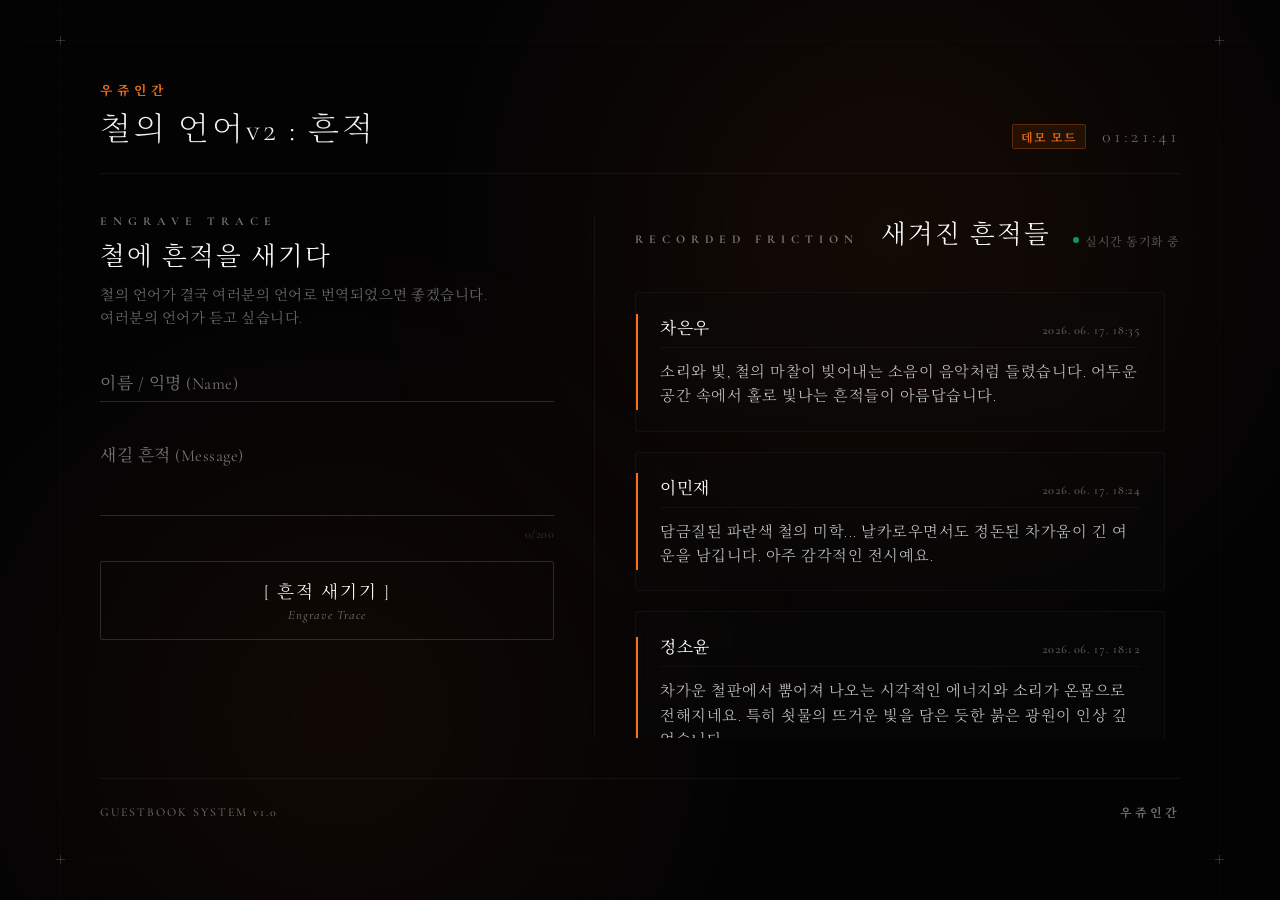
<file: index.html>
<!DOCTYPE html>
<html lang="ko">
<head>
    <meta charset="UTF-8">
    <meta name="viewport" content="width=device-width, initial-scale=1.0">
    <title>철의 언어v2 - 방명록</title>
    <!-- Premium Serif Fonts -->
    <link rel="preconnect" href="https://fonts.googleapis.com">
    <link rel="preconnect" href="https://fonts.gstatic.com" crossorigin>
    <link href="https://fonts.googleapis.com/css2?family=Cormorant+Garamond:ital,wght@0,300;0,400;0,600;0,700;1,400&family=Noto+Serif+KR:wght@200;300;400;700;900&display=swap" rel="stylesheet">
    <link rel="stylesheet" href="https://cdnjs.cloudflare.com/ajax/libs/font-awesome/6.4.0/css/all.min.css">
    <link rel="stylesheet" href="static/css/style.css">
</head>
<body class="vibe-ore">
    <!-- Ambient Molten Metal Glows (Color controlled via JS using body class) -->
    <div class="ambient-glow-container">
        <div class="ambient-glow glow-primary"></div>
        <div class="ambient-glow glow-secondary"></div>
    </div>

    <div class="gallery-wrapper">
        <!-- Fine Art Structural Grid Lines -->
        <div class="structure-line line-v-left"></div>
        <div class="structure-line line-v-right"></div>
        <div class="structure-line line-h-top"></div>
        <div class="structure-line line-h-bottom"></div>
        <div class="crosshair-marker marker-top-left"></div>
        <div class="crosshair-marker marker-top-right"></div>
        <div class="crosshair-marker marker-bottom-left"></div>
        <div class="crosshair-marker marker-bottom-right"></div>

        <!-- Header -->
        <header class="gallery-header">
            <div class="exhibition-title">
                <span class="exhibition-subtitle">우쥬인간</span>
                <h1>철의 언어v2 : 흔적</h1>
            </div>
            <div class="system-meta-top">
                <span id="demo-indicator" class="demo-badge hidden">데모 모드</span>
                <span class="exhibition-clock" id="live-clock">00:00:00</span>
            </div>
        </header>

        <!-- Main Workspace -->
        <main class="gallery-main">
            <div class="guestbook-container">
                
                <!-- Left: Interactive Form Panel -->
                <div class="form-panel">
                    <div class="panel-header">
                        <span class="panel-label">ENGRAVE TRACE</span>
                        <h2>철에 흔적을 새기다</h2>
                        <p class="poetic-desc">
                            철의 언어가 결국 여러분의 언어로 번역되었으면 좋겠습니다.<br>
                            여러분의 언어가 듣고 싶습니다.
                        </p>
                    </div>

                    <form id="guestbook-form" class="artistic-form">
                        <!-- Name Field -->
                        <div class="input-group">
                            <input type="text" id="name-input" name="name" required maxlength="15" autocomplete="off" placeholder=" ">
                            <label for="name-input">이름 / 익명 (Name)</label>
                            <span class="input-bar"></span>
                        </div>

                        <!-- Message Field -->
                        <div class="input-group">
                            <textarea id="message-input" name="message" required maxlength="200" rows="3" placeholder=" "></textarea>
                            <label for="message-input">새길 흔적 (Message)</label>
                            <span class="input-bar"></span>
                            <div class="char-count"><span id="char-current">0</span>/200</div>
                        </div>

                        <!-- Submit Button -->
                        <button type="submit" id="submit-btn" class="poetic-submit-btn">
                            <span class="btn-text">[ 흔적 새기기 ]</span>
                            <span class="btn-text-en">Engrave Trace</span>
                            <div class="btn-glow"></div>
                        </button>
                    </form>
                </div>

                <!-- Vertical Divider Line in the Grid -->
                <div class="grid-divider"></div>

                <!-- Right: Dynamic Feed Panel -->
                <div class="feed-panel">
                    <div class="panel-header feed-header">
                        <span class="panel-label">RECORDED FRICTION</span>
                        <h2>새겨진 흔적들</h2>
                        <span id="refresh-indicator" class="refresh-badge">실시간 동기화 중</span>
                    </div>

                    <!-- Scrollable message feed -->
                    <div id="messages-feed" class="messages-feed-container">
                        <div class="feed-loading">흔적을 불러오는 중...</div>
                    </div>
                </div>

            </div>
        </main>

        <!-- Footer -->
        <footer class="gallery-footer">
            <div class="system-meta">
                <span>GUESTBOOK SYSTEM v1.0</span>
            </div>
            <div class="curator-credit">
                <span>우쥬인간</span>
            </div>
        </footer>
    </div>

    <!-- Alert / Toast Message -->
    <div id="toast" class="toast hidden">
        <span id="toast-message">알림</span>
    </div>

    <script src="static/js/main.js"></script>
</body>
</html>
</file>
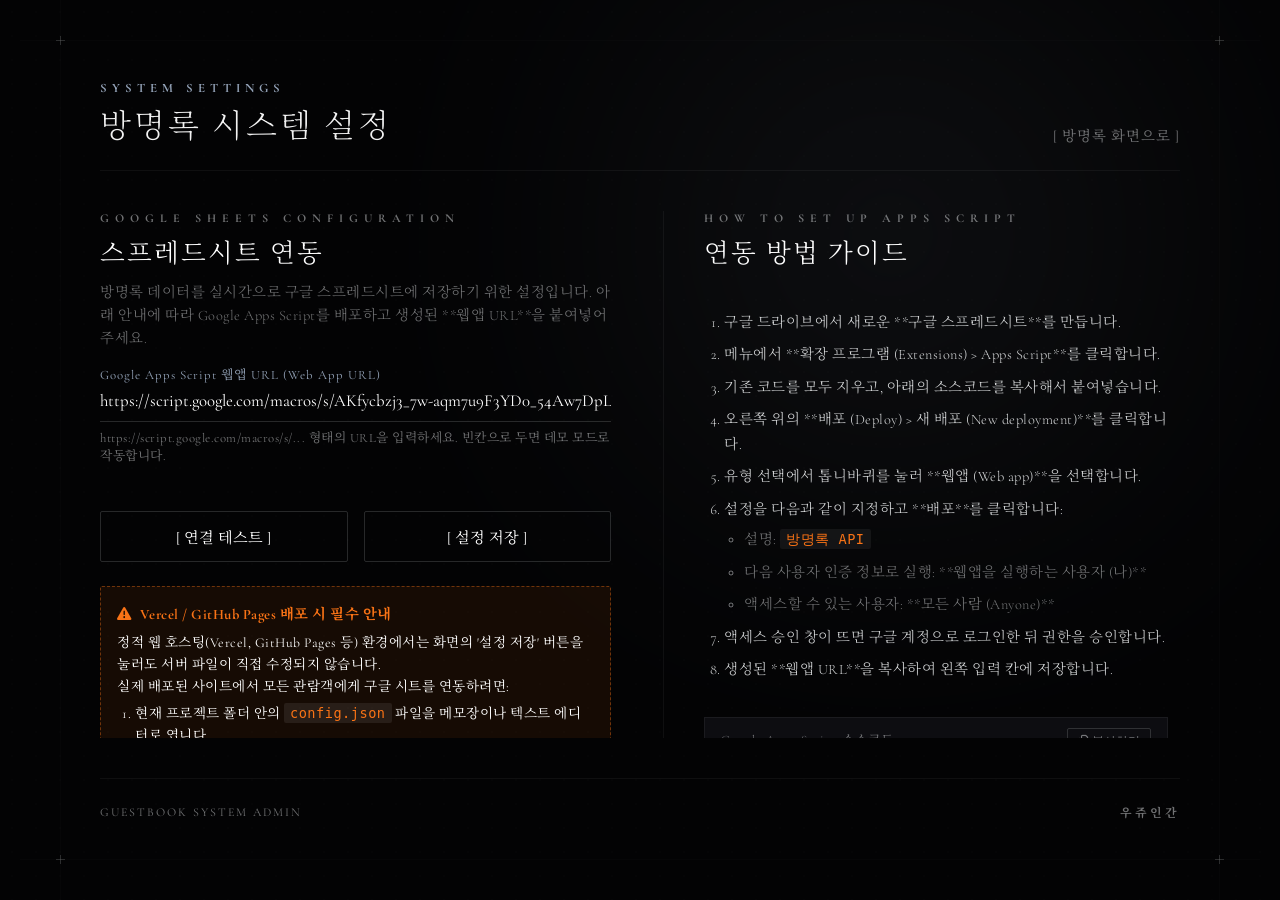
<file: admin.html>
<!DOCTYPE html>
<html lang="ko">
<head>
    <meta charset="UTF-8">
    <meta name="viewport" content="width=device-width, initial-scale=1.0">
    <title>방명록 시스템 - 관리자 설정</title>
    <!-- Premium Serif Fonts -->
    <link rel="preconnect" href="https://fonts.googleapis.com">
    <link rel="preconnect" href="https://fonts.gstatic.com" crossorigin>
    <link href="https://fonts.googleapis.com/css2?family=Cormorant+Garamond:ital,wght@0,300;0,400;0,600;0,700;1,400&family=Noto+Serif+KR:wght@200;300;400;700;900&display=swap" rel="stylesheet">
    <link rel="stylesheet" href="https://cdnjs.cloudflare.com/ajax/libs/font-awesome/6.4.0/css/all.min.css">
    <link rel="stylesheet" href="static/css/style.css">
    <style>
        .static-notice-box {
            background: rgba(249, 115, 22, 0.08);
            border: 1px dashed rgba(249, 115, 22, 0.4);
            padding: 16px;
            margin-top: 24px;
            border-radius: 2px;
            color: #ffffff;
            font-size: 0.85rem;
            line-height: 1.6;
        }
        .static-notice-title {
            color: #f97316;
            font-weight: 700;
            display: flex;
            align-items: center;
            gap: 8px;
            margin-bottom: 6px;
            font-size: 0.9rem;
        }
        .static-notice-box code {
            background: rgba(248, 250, 252, 0.08);
            padding: 2px 6px;
            border-radius: 2px;
            font-family: monospace;
            color: #f97316;
        }
    </style>
</head>
<body class="admin-page-body vibe-charcoal">
    <!-- Ambient Molten Metal Glow -->
    <div class="ambient-glow-container">
        <div class="ambient-glow glow-primary"></div>
    </div>

    <div class="gallery-wrapper">
        <!-- Fine Art Structural Grid Lines -->
        <div class="structure-line line-v-left"></div>
        <div class="structure-line line-v-right"></div>
        <div class="structure-line line-h-top"></div>
        <div class="structure-line line-h-bottom"></div>
        <div class="crosshair-marker marker-top-left"></div>
        <div class="crosshair-marker marker-top-right"></div>
        <div class="crosshair-marker marker-bottom-left"></div>
        <div class="crosshair-marker marker-bottom-right"></div>

        <!-- Header -->
        <header class="gallery-header">
            <div class="exhibition-title">
                <span class="exhibition-subtitle">SYSTEM SETTINGS</span>
                <h1>방명록 시스템 설정</h1>
            </div>
            <div>
                <a href="index.html" class="poetic-back-btn">[ 방명록 화면으로 ]</a>
            </div>
        </header>

        <!-- Main Workspace -->
        <main class="gallery-main">
            <div class="admin-container">
                <!-- Settings Form -->
                <div class="admin-settings-panel">
                    <div class="panel-header">
                        <span class="panel-label">GOOGLE SHEETS CONFIGURATION</span>
                        <h2>스프레드시트 연동</h2>
                        <p class="poetic-desc">
                            방명록 데이터를 실시간으로 구글 스프레드시트에 저장하기 위한 설정입니다. 
                            아래 안내에 따라 Google Apps Script를 배포하고 생성된 **웹앱 URL**을 붙여넣어 주세요.
                        </p>
                    </div>

                    <form id="config-form" class="artistic-form">
                        <div class="input-group">
                            <input type="url" id="sheet-url-input" name="sheet_api_url" autocomplete="off" placeholder=" ">
                            <label for="sheet-url-input">Google Apps Script 웹앱 URL (Web App URL)</label>
                            <span class="input-bar"></span>
                            <span class="input-help-text">https://script.google.com/macros/s/... 형태의 URL을 입력하세요. 빈칸으로 두면 데모 모드로 작동합니다.</span>
                        </div>

                        <div class="admin-actions">
                            <button type="button" id="test-connection-btn" class="poetic-btn secondary-btn">
                                <span>[ 연결 테스트 ]</span>
                            </button>
                            <button type="submit" id="save-config-btn" class="poetic-btn primary-btn">
                                <span>[ 설정 저장 ]</span>
                            </button>
                        </div>
                    </form>

                    <!-- Permanent Deployment Instructions for Static Hosting -->
                    <div class="static-notice-box">
                        <div class="static-notice-title">
                            <i class="fa-solid fa-triangle-exclamation"></i> Vercel / GitHub Pages 배포 시 필수 안내
                        </div>
                        <div>
                            정적 웹 호스팅(Vercel, GitHub Pages 등) 환경에서는 화면의 '설정 저장' 버튼을 눌러도 서버 파일이 직접 수정되지 않습니다.<br>
                            실제 배포된 사이트에서 모든 관람객에게 구글 시트를 연동하려면:
                            <ol style="margin-left: 18px; margin-top: 6px;">
                                <li>현재 프로젝트 폴더 안의 <code>config.json</code> 파일을 메모장이나 텍스트 에디터로 엽니다.</li>
                                <li><code>"sheet_api_url"</code> 부분에 아래에 입력하신 웹앱 URL을 입력하고 저장합니다.</li>
                                <li>저장한 폴더 전체를 Vercel 또는 GitHub에 업로드하여 배포해 주세요.</li>
                            </ol>
                        </div>
                    </div>
                </div>

                <!-- Vertical Grid Line -->
                <div class="grid-divider"></div>

                <!-- Instructions & Code Copy -->
                <div class="admin-instruction-panel">
                    <div class="panel-header">
                        <span class="panel-label">HOW TO SET UP APPS SCRIPT</span>
                        <h2>연동 방법 가이드</h2>
                    </div>

                    <div class="instruction-steps">
                        <ol>
                            <li>구글 드라이브에서 새로운 **구글 스프레드시트**를 만듭니다.</li>
                            <li>메뉴에서 **확장 프로그램 (Extensions) > Apps Script**를 클릭합니다.</li>
                            <li>기존 코드를 모두 지우고, 아래의 소스코드를 복사해서 붙여넣습니다.</li>
                            <li>오른쪽 위의 **배포 (Deploy) > 새 배포 (New deployment)**를 클릭합니다.</li>
                            <li>유형 선택에서 톱니바퀴를 눌러 **웹앱 (Web app)**을 선택합니다.</li>
                            <li>설정을 다음과 같이 지정하고 **배포**를 클릭합니다:
                                <ul>
                                    <li>설명: <code>방명록 API</code></li>
                                    <li>다음 사용자 인증 정보로 실행: **웹앱을 실행하는 사용자 (나)**</li>
                                    <li>액세스할 수 있는 사용자: **모든 사람 (Anyone)**</li>
                                </ul>
                            </li>
                            <li>액세스 승인 창이 뜨면 구글 계정으로 로그인한 뒤 권한을 승인합니다.</li>
                            <li>생성된 **웹앱 URL**을 복사하여 왼쪽 입력 칸에 저장합니다.</li>
                        </ol>

                        <div class="code-box-header">
                            <span>Google Apps Script 소스코드</span>
                            <button id="copy-code-btn" class="copy-badge-btn"><i class="fa-regular fa-copy"></i> 복사하기</button>
                        </div>
                        <div class="code-box-container">
                            <pre><code id="apps-script-code">function doGet(e) {
  var sheet = SpreadsheetApp.getActiveSpreadsheet().getActiveSheet();
  // 시트가 완전히 비어있을 경우 헤더 생성
  if (sheet.getLastRow() === 0) {
    sheet.appendRow(["Timestamp", "Name", "Message", "Vibe"]);
  }
  
  var rows = sheet.getDataRange().getValues();
  var data = [];
  
  if (rows.length > 1) {
    for (var i = 1; i < rows.length; i++) {
      var row = rows[i];
      var dateVal = row[0];
      var formattedDate = "";
      if (dateVal instanceof Date) {
        formattedDate = Utilities.formatDate(dateVal, Session.getScriptTimeZone(), "yyyy-MM-dd HH:mm:ss");
      } else {
        formattedDate = String(dateVal);
      }
      
      data.push({
        timestamp: formattedDate,
        name: String(row[1]),
        message: String(row[2]),
        vibe: String(row[3] || 'ore')
      });
    }
  }
  
  return ContentService.createTextOutput(JSON.stringify(data))
    .setMimeType(ContentService.MimeType.JSON);
}

function doPost(e) {
  try {
    var name = "";
    var message = "";
    var vibe = "ore";
    
    // JSON 또는 Form Parameters 파싱
    if (e.postData && e.postData.contents) {
      try {
        var params = JSON.parse(e.postData.contents);
        name = params.name || "";
        message = params.message || "";
        vibe = params.vibe || "ore";
      } catch (parseError) {
        name = e.parameter.name || "";
        message = e.parameter.message || "";
        vibe = e.parameter.vibe || "ore";
      }
    } else {
      name = e.parameter.name || "";
      message = e.parameter.message || "";
      vibe = e.parameter.vibe || "ore";
    }
    
    if (!name || !message) {
      return ContentService.createTextOutput(JSON.stringify({ result: 'error', error: '이름과 메시지는 필수 항목입니다.' }))
        .setMimeType(ContentService.MimeType.JSON);
    }
    
    var sheet = SpreadsheetApp.getActiveSpreadsheet().getActiveSheet();
    // 첫 방문자 자동 헤더 생성
    if (sheet.getLastRow() === 0) {
      sheet.appendRow(["Timestamp", "Name", "Message", "Vibe"]);
    }
    
    var timestamp = new Date();
    sheet.appendRow([timestamp, name, message, vibe]);
    
    return ContentService.createTextOutput(JSON.stringify({ result: 'success' }))
      .setMimeType(ContentService.MimeType.JSON);
  } catch(error) {
    return ContentService.createTextOutput(JSON.stringify({ result: 'error', error: error.toString() }))
      .setMimeType(ContentService.MimeType.JSON);
  }
}</code></pre>
                        </div>
                    </div>
                </div>
            </div>
        </main>

        <!-- Footer -->
        <footer class="gallery-footer">
            <div class="system-meta">
                <span>GUESTBOOK SYSTEM ADMIN</span>
            </div>
            <div class="curator-credit">
                <span>우쥬인간</span>
            </div>
        </footer>
    </div>

    <!-- Alert / Toast Message -->
    <div id="toast" class="toast hidden">
        <span id="toast-message">알림</span>
    </div>

    <!-- Admin configuration specific JS logic -->
    <script>
        const urlInput = document.getElementById('sheet-url-input');

        // Copy Code to Clipboard
        document.getElementById('copy-code-btn').addEventListener('click', function() {
            const codeText = document.getElementById('apps-script-code').innerText;
            navigator.clipboard.writeText(codeText).then(() => {
                showToast("소스코드가 클립보드에 복사되었습니다.", "success");
            }).catch(err => {
                showToast("복사 실패. 마우스 드래그로 복사해주세요.", "error");
            });
        });

        // Toast Helper
        function showToast(message, type = "success") {
            const toast = document.getElementById('toast');
            const toastMsg = document.getElementById('toast-message');
            
            toast.className = `toast ${type}`;
            toastMsg.innerText = message;
            toast.classList.remove('hidden');
            
            setTimeout(() => {
                toast.classList.add('hidden');
            }, 3000);
        }

        // Load config from config.json or localStorage on mount
        function loadConfig() {
            // Try loading from localStorage first (most up-to-date locally)
            const localSaved = localStorage.getItem('sheet_api_url');
            if (localSaved) {
                urlInput.value = localSaved;
            }

            // Also check config.json (static file)
            fetch('config.json')
                .then(res => res.json())
                .then(data => {
                    if (data && data.sheet_api_url) {
                        // If it starts with library URL or is different, but don't overwrite if localSaved is set
                        if (!localSaved) {
                            urlInput.value = data.sheet_api_url;
                        }
                    }
                })
                .catch(err => {
                    console.log("No config.json found or readable locally, using storage fallback.");
                });
        }
        loadConfig();

        // Save Config (Local browser only, alerts instructions for permanent Vercel/GitHub Pages save)
        document.getElementById('config-form').addEventListener('submit', function(e) {
            e.preventDefault();
            const saveBtn = document.getElementById('save-config-btn');
            const targetUrl = urlInput.value.trim();
            
            saveBtn.disabled = true;
            saveBtn.innerHTML = "<span>[ 저장 중... ]</span>";

            try {
                // Save to localStorage for browser instance testing
                localStorage.setItem('sheet_api_url', targetUrl);
                
                showToast("브라우저 임시 저장이 완료되었습니다! 배포 시에는 config.json 파일을 직접 수정하셔야 합니다.", "success");
            } catch (err) {
                showToast("저장에 실패했습니다.", "error");
            } finally {
                saveBtn.disabled = false;
                saveBtn.innerHTML = "<span>[ 설정 저장 ]</span>";
            }
        });

        // Test Connection (Client-Side Directly to GAS)
        document.getElementById('test-connection-btn').addEventListener('click', function() {
            const testBtn = this;
            const targetUrl = urlInput.value.trim();
            
            if (!targetUrl) {
                showToast("테스트할 URL을 입력해주세요. 데모 모드는 테스트할 수 없습니다.", "error");
                return;
            }

            if (!targetUrl.startsWith('https://script.google.com/')) {
                showToast("올바른 Google Apps Script URL 주소가 아닙니다.", "error");
                return;
            }
            
            testBtn.disabled = true;
            testBtn.innerHTML = "<span>[ 연결 중... ]</span>";

            // Direct GET request to verification target
            fetch(targetUrl)
                .then(res => {
                    if (!res.ok) {
                        throw new Error(`HTTP error! status: ${res.status}`);
                    }
                    return res.json();
                })
                .then(data => {
                    if (Array.isArray(data)) {
                        showToast("연결 성공! 구글 스프레드시트와 정상적으로 동기화됩니다.", "success");
                    } else {
                        showToast("연결 성공(임시): 단, 시트 데이터 구조를 확인하세요.", "success");
                    }
                })
                .catch(err => {
                    console.error(err);
                    showToast("연결 실패: 배포 범위(Anyone) 및 계정 승인(Authorization) 여부를 확인하세요.", "error");
                })
                .finally(() => {
                    testBtn.disabled = false;
                    testBtn.innerHTML = "<span>[ 연결 테스트 ]</span>";
                });
        });
    </script>
</body>
</html>
</file>
<file: static/css/style.css>
/* Reset & Exhibition Base Styles */
:root {
    --bg-color: #030304;
    --text-primary: #f8fafc;
    --text-muted: rgba(248, 250, 252, 0.45);
    --border-thin: rgba(248, 250, 252, 0.05);
    --font-serif: 'Cormorant Garamond', 'Noto Serif KR', serif;
    
    /* Vibe Color Schemes (Default is Ore) */
    --vibe-ore-color: #f97316;
    --vibe-ore-glow: rgba(249, 115, 22, 0.22);
    
    --vibe-steel-color: #ef4444;
    --vibe-steel-glow: rgba(239, 68, 68, 0.22);
    
    --vibe-blue-color: #3b82f6;
    --vibe-blue-glow: rgba(59, 130, 246, 0.22);
    
    --vibe-charcoal-color: #94a3b8;
    --vibe-charcoal-glow: rgba(148, 163, 184, 0.22);

    /* Active theme values (Dynamic) */
    --accent-color: var(--vibe-ore-color);
    --accent-glow: var(--vibe-ore-glow);
}

/* Vibe classes set on body */
body.vibe-ore {
    --accent-color: var(--vibe-ore-color);
    --accent-glow: var(--vibe-ore-glow);
}
body.vibe-steel {
    --accent-color: var(--vibe-steel-color);
    --accent-glow: var(--vibe-steel-glow);
}
body.vibe-blue {
    --accent-color: var(--vibe-blue-color);
    --accent-glow: var(--vibe-blue-glow);
}
body.vibe-charcoal {
    --accent-color: var(--vibe-charcoal-color);
    --accent-glow: var(--vibe-charcoal-glow);
}

* {
    margin: 0;
    padding: 0;
    box-sizing: border-box;
}

html, body {
    max-width: 100%;
    overflow-x: hidden;
}

body {
    background-color: var(--bg-color);
    color: var(--text-primary);
    font-family: var(--font-serif);
    overflow: hidden;
    height: 100vh;
    width: 100vw;
    display: flex;
    justify-content: center;
    align-items: center;
    position: relative;
    letter-spacing: 0.5px;
}

/* Dark Metal Grid Overlay Texture */
body::after {
    content: "";
    position: fixed;
    top: 0;
    left: 0;
    width: 100vw;
    height: 100vh;
    background-image:
        radial-gradient(rgba(255, 255, 255, 0.015) 1px, transparent 1px);
    background-size: 24px 24px;
    pointer-events: none;
    z-index: 5;
    opacity: 0.85;
}

/* Ambient Molten Iron Glows */
.ambient-glow-container {
    position: absolute;
    top: 0;
    left: 0;
    right: 0;
    bottom: 0;
    overflow: hidden;
    pointer-events: none;
    z-index: 0;
}

.ambient-glow {
    position: absolute;
    border-radius: 50%;
    filter: blur(150px);
    z-index: 0;
    opacity: 0.18;
    pointer-events: none;
    transition: background 1.2s cubic-bezier(0.16, 1, 0.3, 1), transform 1.2s ease;
    animation: drift 25s infinite alternate ease-in-out;
}

.glow-primary {
    width: 650px;
    height: 650px;
    background: radial-gradient(circle, var(--accent-color) 0%, rgba(0,0,0,0) 70%);
    top: -10%;
    right: 5%;
}

.glow-secondary {
    width: 550px;
    height: 550px;
    background: radial-gradient(circle, var(--accent-color) 0%, rgba(0,0,0,0) 70%);
    bottom: -10%;
    left: 5%;
    animation-delay: -5s;
    animation-duration: 30s;
}

@keyframes drift {
    0% { transform: translate(0, 0) scale(1); }
    50% { transform: translate(-40px, 60px) scale(1.1); }
    100% { transform: translate(40px, -40px) scale(0.95); }
}

/* Fine Art Structural Grid Lines */
.structure-line {
    position: absolute;
    z-index: 1;
    pointer-events: none;
    opacity: 0.3;
}

.line-v-left { top: 0; bottom: 0; left: 40px; border-left: 1px solid var(--border-thin); }
.line-v-right { top: 0; bottom: 0; right: 40px; border-left: 1px solid var(--border-thin); }
.line-h-top { left: 0; right: 0; top: 40px; border-top: 1px solid var(--border-thin); }
.line-h-bottom { left: 0; right: 0; bottom: 40px; border-top: 1px solid var(--border-thin); }

/* Crosshair Markers */
.crosshair-marker {
    position: absolute;
    width: 9px;
    height: 9px;
    z-index: 2;
    opacity: 0.35;
    pointer-events: none;
}

.crosshair-marker::before,
.crosshair-marker::after {
    content: "";
    position: absolute;
    background-color: var(--text-muted);
}

.crosshair-marker::before { top: 4px; left: 0; width: 9px; height: 1px; }
.crosshair-marker::after { top: 0; left: 4px; width: 1px; height: 9px; }

.marker-top-left { top: 36px; left: 36px; }
.marker-top-right { top: 36px; right: 36px; }
.marker-bottom-left { bottom: 36px; left: 36px; }
.marker-bottom-right { bottom: 36px; right: 36px; }

/* Gallery Wrapper Layout */
.gallery-wrapper {
    position: relative;
    width: 100%;
    max-width: 1240px;
    height: 100%;
    display: flex;
    flex-direction: column;
    justify-content: space-between;
    padding: 80px 80px;
    z-index: 10;
}

/* Header */
.gallery-header {
    display: flex;
    justify-content: space-between;
    align-items: flex-end;
    padding-bottom: 24px;
    border-bottom: 1px solid var(--border-thin);
}

.exhibition-title {
    display: flex;
    flex-direction: column;
    gap: 4px;
}

.exhibition-subtitle {
    font-size: 0.8rem;
    font-weight: 700;
    color: var(--accent-color);
    letter-spacing: 5px;
    transition: color 0.6s ease;
}

.exhibition-title h1 {
    font-size: 2.0rem;
    font-weight: 200;
    letter-spacing: 3px;
    color: #ffffff;
    opacity: 0.95;
}

.system-meta-top {
    display: flex;
    align-items: center;
    gap: 16px;
}

.demo-badge {
    font-size: 0.75rem;
    padding: 3px 8px;
    background: rgba(249, 115, 22, 0.1);
    border: 1px solid rgba(249, 115, 22, 0.3);
    color: #f97316;
    letter-spacing: 1px;
    font-weight: bold;
    border-radius: 2px;
    opacity: 0.9;
}

.demo-badge.hidden {
    display: none;
}

.exhibition-clock {
    font-size: 1.1rem;
    font-weight: 200;
    letter-spacing: 2px;
    color: var(--text-muted);
    font-variant-numeric: tabular-nums;
}

/* Main Content Workspace */
.gallery-main {
    flex-grow: 1;
    display: flex;
    align-items: center;
    padding: 40px 0;
    overflow: hidden;
}

/* Guestbook Grid Layout */
.guestbook-container {
    width: 100%;
    height: 100%;
    display: grid;
    grid-template-columns: 1fr 1px 1.2fr;
    gap: 40px;
    overflow: hidden;
}

.grid-divider {
    background-color: var(--border-thin);
    height: 100%;
    width: 1px;
}

/* Panels */
.form-panel, .feed-panel {
    display: flex;
    flex-direction: column;
    height: 100%;
    overflow: hidden;
}

.panel-header {
    margin-bottom: 30px;
}

.panel-label {
    font-size: 0.75rem;
    letter-spacing: 6px;
    color: var(--text-muted);
    font-weight: 700;
    display: block;
    margin-bottom: 8px;
}

.panel-header h2 {
    font-size: 1.6rem;
    font-weight: 300;
    letter-spacing: 2px;
    color: #ffffff;
    margin-bottom: 12px;
    white-space: nowrap;
    flex-shrink: 0;
}

.poetic-desc {
    font-size: 0.9rem;
    line-height: 1.6;
    color: var(--text-muted);
    font-weight: 300;
}

/* Form Styling */
.artistic-form {
    display: flex;
    flex-direction: column;
    gap: 30px;
    flex-grow: 1;
}

.input-group {
    position: relative;
    width: 100%;
}

.input-group input, 
.input-group textarea {
    width: 100%;
    background: transparent;
    border: none;
    border-bottom: 1px solid rgba(248, 250, 252, 0.15);
    padding: 10px 0;
    font-family: var(--font-serif);
    font-size: 1.05rem;
    color: #ffffff;
    outline: none;
    transition: border-color 0.4s ease;
    resize: none;
}

.input-group label {
    position: absolute;
    left: 0;
    top: 10px;
    color: var(--text-muted);
    font-size: 1.05rem;
    pointer-events: none;
    transition: all 0.4s cubic-bezier(0.16, 1, 0.3, 1);
}

/* Floating Label on Focus & Content */
.input-group input:focus ~ label,
.input-group input:not(:placeholder-shown) ~ label,
.input-group textarea:focus ~ label,
.input-group textarea:not(:placeholder-shown) ~ label {
    top: -16px;
    font-size: 0.8rem;
    color: var(--accent-color);
    letter-spacing: 1px;
}

/* Interactive Underline Bar */
.input-bar {
    position: absolute;
    bottom: 0;
    left: 50%;
    width: 0%;
    height: 1px;
    background-color: var(--accent-color);
    transition: all 0.4s cubic-bezier(0.16, 1, 0.3, 1);
}

.input-group input:focus ~ .input-bar,
.input-group textarea:focus ~ .input-bar {
    width: 100%;
    left: 0;
}

.input-group input:focus,
.input-group textarea:focus {
    border-color: transparent;
}

.char-count {
    position: absolute;
    right: 0;
    bottom: -20px;
    font-size: 0.75rem;
    color: rgba(248, 250, 252, 0.2);
}

/* Vibe Selector */
.vibe-selector-container {
    display: flex;
    flex-direction: column;
    gap: 12px;
}

.selector-label {
    font-size: 0.8rem;
    letter-spacing: 2px;
    color: var(--text-muted);
}

.vibe-options {
    display: grid;
    grid-template-columns: repeat(4, 1fr);
    gap: 12px;
}

.vibe-option-card {
    display: flex;
    flex-direction: column;
    align-items: center;
    padding: 14px 10px;
    border: 1px solid rgba(248, 250, 252, 0.05);
    background: rgba(10, 10, 12, 0.2);
    border-radius: 2px;
    cursor: pointer;
    transition: all 0.3s cubic-bezier(0.16, 1, 0.3, 1);
    position: relative;
}

.vibe-option-card input[type="radio"] {
    position: absolute;
    opacity: 0;
    pointer-events: none;
}

.vibe-dot {
    width: 8px;
    height: 8px;
    border-radius: 50%;
    margin-bottom: 8px;
    transition: box-shadow 0.3s ease;
}

/* Dot Colors */
.dot-ore { background-color: var(--vibe-ore-color); }
.dot-steel { background-color: var(--vibe-steel-color); }
.dot-blue { background-color: var(--vibe-blue-color); }
.dot-charcoal { background-color: var(--vibe-charcoal-color); }

.vibe-name {
    font-size: 0.85rem;
    color: #ffffff;
    font-weight: 400;
}

.vibe-desc-small {
    font-size: 0.65rem;
    color: var(--text-muted);
    font-style: italic;
    margin-top: 2px;
}

/* Vibe Hover Effects */
.vibe-option-card:hover {
    border-color: rgba(248, 250, 252, 0.15);
    background: rgba(10, 10, 12, 0.4);
}

.vibe-option-card:hover .vibe-dot {
    box-shadow: 0 0 8px currentColor;
}

/* Checked Vibe State */
.vibe-option-card:has(input[type="radio"]:checked) {
    border-color: var(--accent-color);
    box-shadow: 0 0 15px var(--accent-glow);
    background: rgba(10, 10, 12, 0.65);
}

.vibe-option-card:has(input[type="radio"]:checked) .vibe-dot {
    box-shadow: 0 0 10px var(--accent-color);
}

/* Poetic Submit Button */
.poetic-submit-btn {
    position: relative;
    background: transparent;
    border: 1px solid rgba(248, 250, 252, 0.15);
    color: #ffffff;
    padding: 16px;
    font-family: var(--font-serif);
    cursor: pointer;
    display: flex;
    flex-direction: column;
    align-items: center;
    justify-content: center;
    border-radius: 2px;
    transition: all 0.4s cubic-bezier(0.16, 1, 0.3, 1);
    outline: none;
    margin-top: 10px;
}

.poetic-submit-btn .btn-text {
    font-size: 1.1rem;
    font-weight: 300;
    letter-spacing: 2px;
    transition: color 0.4s ease;
}

.poetic-submit-btn .btn-text-en {
    font-size: 0.8rem;
    font-style: italic;
    color: var(--text-muted);
    letter-spacing: 1px;
    margin-top: 4px;
}

.poetic-submit-btn:hover {
    border-color: var(--accent-color);
    color: #ffffff;
}

.poetic-submit-btn:hover .btn-text {
    color: var(--accent-color);
}

.poetic-submit-btn .btn-glow {
    content: "";
    position: absolute;
    top: 0; left: 0; right: 0; bottom: 0;
    border: 1px solid var(--accent-color);
    opacity: 0;
    border-radius: 2px;
    transition: all 0.4s cubic-bezier(0.16, 1, 0.3, 1);
    pointer-events: none;
}

.poetic-submit-btn:hover .btn-glow {
    opacity: 1;
    transform: scale(1.02, 1.06);
    box-shadow: 0 0 20px var(--accent-glow);
}

.poetic-submit-btn:disabled {
    opacity: 0.4;
    cursor: not-allowed;
    border-color: var(--border-thin) !important;
}

.poetic-submit-btn:disabled .btn-glow {
    display: none;
}

/* Message Feed Panel */
.feed-header {
    display: flex;
    justify-content: space-between;
    align-items: baseline;
}

.refresh-badge {
    font-size: 0.75rem;
    color: var(--text-muted);
    display: flex;
    align-items: center;
    gap: 6px;
}

.refresh-badge::before {
    content: "";
    display: inline-block;
    width: 6px;
    height: 6px;
    border-radius: 50%;
    background-color: #10b981;
    animation: breathingGlow 2s infinite ease-in-out;
}

@keyframes breathingGlow {
    0%, 100% { opacity: 0.4; box-shadow: 0 0 0 rgba(16, 185, 129, 0); }
    50% { opacity: 1; box-shadow: 0 0 8px rgba(16, 185, 129, 0.6); }
}

/* Feed Container */
.messages-feed-container {
    flex-grow: 1;
    overflow-y: auto;
    display: flex;
    flex-direction: column;
    gap: 20px;
    padding-right: 12px;
    scrollbar-gutter: stable;
}

/* Custom Thin Scrollbar */
.messages-feed-container::-webkit-scrollbar {
    width: 3px;
}

.messages-feed-container::-webkit-scrollbar-track {
    background: transparent;
}

.messages-feed-container::-webkit-scrollbar-thumb {
    background: rgba(248, 250, 252, 0.08);
    border-radius: 1px;
    transition: background 0.3s ease;
}

.messages-feed-container:hover::-webkit-scrollbar-thumb {
    background: var(--accent-color);
}

/* Empty State / Loading State */
.feed-loading, .feed-empty {
    text-align: center;
    padding: 80px 20px;
    color: var(--text-muted);
    font-style: italic;
    font-size: 0.95rem;
    letter-spacing: 1px;
}

/* Message Card Styling */
.message-card {
    position: relative;
    background: rgba(10, 10, 12, 0.4);
    border: 1px solid rgba(248, 250, 252, 0.04);
    border-radius: 2px;
    padding: 22px 24px;
    display: flex;
    flex-direction: column;
    gap: 12px;
    backdrop-filter: blur(10px);
    transition: all 0.4s cubic-bezier(0.16, 1, 0.3, 1);
    transform-origin: center left;
    animation: fadeInUp 0.5s cubic-bezier(0.16, 1, 0.3, 1) forwards;
}

@keyframes fadeInUp {
    from {
        opacity: 0;
        transform: translateY(20px);
    }
    to {
        opacity: 1;
        transform: translateY(0);
    }
}

/* Left Accent Color Bar */
.message-card::before {
    content: "";
    position: absolute;
    left: 0;
    top: 15%;
    height: 70%;
    width: 2px;
    background-color: var(--vibe-ore-color);
    transition: all 0.3s ease;
}

.message-card:hover {
    border-color: var(--vibe-ore-color);
    transform: translateX(4px);
    background: rgba(10, 10, 12, 0.6);
    box-shadow: 0 8px 30px var(--vibe-ore-glow);
}

.card-header {
    display: flex;
    justify-content: space-between;
    align-items: baseline;
    border-bottom: 1px solid rgba(248, 250, 252, 0.03);
    padding-bottom: 8px;
}

.card-name {
    font-size: 1.05rem;
    font-weight: 400;
    color: #ffffff;
}

.card-date {
    font-size: 0.75rem;
    color: var(--text-muted);
    font-variant-numeric: tabular-nums;
}

.card-content {
    font-size: 0.95rem;
    line-height: 1.6;
    color: rgba(248, 250, 252, 0.8);
    font-weight: 300;
    word-break: break-all;
    white-space: pre-wrap;
}

/* Footer */
.gallery-footer {
    display: flex;
    justify-content: space-between;
    align-items: center;
    padding-top: 24px;
    border-top: 1px solid var(--border-thin);
}

.system-meta {
    font-size: 0.75rem;
    color: var(--text-muted);
    display: flex;
    align-items: center;
    gap: 8px;
    letter-spacing: 2px;
}

.system-meta a {
    color: var(--text-muted);
    text-decoration: none;
    transition: color 0.3s ease;
}

.system-meta a:hover {
    color: var(--accent-color);
}

.curator-credit {
    font-size: 0.75rem;
    color: var(--text-muted);
    letter-spacing: 3px;
    font-weight: 700;
}

/* Toast Message */
.toast {
    position: fixed;
    bottom: 100px;
    left: 50%;
    transform: translateX(-50%) translateY(0);
    background: #09090c;
    border: 1px solid var(--border-thin);
    padding: 14px 28px;
    border-radius: 2px;
    z-index: 2000;
    box-shadow: 0 15px 40px rgba(0, 0, 0, 0.9);
    transition: transform 0.4s cubic-bezier(0.16, 1, 0.3, 1), opacity 0.4s ease;
    opacity: 1;
}

.toast.hidden {
    transform: translateX(-50%) translateY(60px);
    opacity: 0;
    pointer-events: none;
}

.toast.success {
    border-color: rgba(16, 185, 129, 0.4);
    color: #10b981;
}

.toast.error {
    border-color: rgba(239, 68, 68, 0.4);
    color: #ef4444;
}

#toast-message {
    font-size: 0.9rem;
    letter-spacing: 1px;
}

/* Admin Page Specific Layouts */
.admin-container {
    width: 100%;
    height: 100%;
    display: grid;
    grid-template-columns: 1.1fr 1px 1fr;
    gap: 40px;
    overflow: hidden;
}

.admin-settings-panel, .admin-instruction-panel {
    display: flex;
    flex-direction: column;
    height: 100%;
}

.admin-settings-panel {
    overflow-y: auto;
    padding-right: 12px;
}

.admin-instruction-panel {
    overflow-y: auto;
    padding-right: 12px;
}

.admin-instruction-panel::-webkit-scrollbar {
    width: 3px;
}

.admin-instruction-panel::-webkit-scrollbar-track {
    background: transparent;
}

.admin-instruction-panel::-webkit-scrollbar-thumb {
    background: rgba(248, 250, 252, 0.08);
}

.instruction-steps {
    display: flex;
    flex-direction: column;
    gap: 16px;
    color: rgba(248, 250, 252, 0.85);
    font-size: 0.9rem;
    line-height: 1.7;
    font-weight: 300;
}

.instruction-steps ol {
    margin-left: 20px;
}

.instruction-steps li {
    margin-bottom: 8px;
}

.instruction-steps ul {
    margin-left: 20px;
    margin-top: 6px;
    color: var(--text-muted);
}

.instruction-steps code {
    background: rgba(248, 250, 252, 0.06);
    padding: 2px 6px;
    border-radius: 2px;
    font-family: monospace;
    font-size: 0.85rem;
    color: #f97316;
}

.admin-actions {
    display: flex;
    gap: 16px;
    margin-top: 15px;
}

.poetic-btn {
    flex: 1;
    background: transparent;
    border: 1px solid rgba(248, 250, 252, 0.15);
    color: #ffffff;
    padding: 14px;
    font-family: var(--font-serif);
    cursor: pointer;
    font-size: 0.95rem;
    border-radius: 2px;
    transition: all 0.3s ease;
    display: flex;
    justify-content: center;
    align-items: center;
}

.primary-btn:hover {
    border-color: #10b981;
    color: #10b981;
    box-shadow: 0 0 15px rgba(16, 185, 129, 0.15);
}

.secondary-btn:hover {
    border-color: var(--accent-color);
    color: var(--accent-color);
    box-shadow: 0 0 15px var(--accent-glow);
}

.poetic-back-btn {
    color: var(--text-muted);
    text-decoration: none;
    font-size: 0.9rem;
    letter-spacing: 1px;
    transition: color 0.3s ease;
}

.poetic-back-btn:hover {
    color: #ffffff;
}

.input-help-text {
    display: block;
    margin-top: 8px;
    font-size: 0.8rem;
    color: var(--text-muted);
    line-height: 1.4;
}

/* Code Box Styles */
.code-box-header {
    display: flex;
    justify-content: space-between;
    align-items: center;
    background: #0d0d11;
    border: 1px solid rgba(248, 250, 252, 0.06);
    border-bottom: none;
    padding: 10px 16px;
    margin-top: 10px;
    font-size: 0.8rem;
    color: var(--text-muted);
    letter-spacing: 1px;
}

.copy-badge-btn {
    background: transparent;
    border: 1px solid rgba(248, 250, 252, 0.15);
    color: var(--text-muted);
    padding: 4px 10px;
    font-size: 0.75rem;
    cursor: pointer;
    transition: all 0.3s ease;
    border-radius: 2px;
}

.copy-badge-btn:hover {
    color: #ffffff;
    border-color: #ffffff;
}

.code-box-container {
    background: #07070a;
    border: 1px solid rgba(248, 250, 252, 0.06);
    padding: 16px;
    max-height: 250px;
    overflow-y: auto;
    overflow-x: auto;
    margin-bottom: 30px;
}

.code-box-container pre {
    margin: 0;
}

.code-box-container code {
    font-family: monospace;
    font-size: 0.8rem;
    color: rgba(248, 250, 252, 0.7);
    line-height: 1.5;
}

.code-box-container::-webkit-scrollbar {
    width: 3px;
    height: 3px;
}

.code-box-container::-webkit-scrollbar-track {
    background: transparent;
}

.code-box-container::-webkit-scrollbar-thumb {
    background: rgba(248, 250, 252, 0.08);
}

/* Responsive Rules */
@media (max-width: 992px) {
    body {
        overflow-y: auto;
        overflow-x: hidden;
        height: auto;
        min-height: 100vh;
        width: 100%;
    }
    
    .gallery-wrapper {
        padding: 60px 40px;
        height: auto;
        min-height: 100vh;
    }
    
    .gallery-main {
        overflow: visible;
        padding: 30px 0;
    }
    
    .guestbook-container, .admin-container {
        grid-template-columns: 1fr;
        gap: 36px;
        height: auto;
        overflow: visible;
    }
    
    .grid-divider {
        height: 1px;
        width: 100%;
    }
    
    .messages-feed-container {
        max-height: 520px;
    }

    .panel-header h2 {
        white-space: normal;
        word-break: keep-all;
        overflow-wrap: break-word;
    }
}

@media (max-width: 576px) {
    .gallery-wrapper {
        padding: 40px 16px;
    }
    
    .line-v-left { left: 8px; }
    .line-v-right { right: 8px; }
    .line-h-top { top: 8px; }
    .line-h-bottom { bottom: 8px; }
    
    .marker-top-left { top: 4px; left: 4px; }
    .marker-top-right { top: 4px; right: 4px; }
    .marker-bottom-left { bottom: 4px; left: 4px; }
    .marker-bottom-right { bottom: 4px; right: 4px; }
    
    .gallery-header {
        flex-direction: column;
        align-items: flex-start;
        gap: 12px;
        padding-bottom: 16px;
    }

    .gallery-header h1 {
        font-size: 1.45rem;
        word-break: keep-all;
        overflow-wrap: break-word;
        line-height: 1.35;
    }
    
    .system-meta-top {
        width: 100%;
        justify-content: flex-start;
        gap: 12px;
    }

    .feed-header {
        flex-direction: column;
        align-items: flex-start;
        gap: 6px;
    }

    .panel-header {
        margin-bottom: 20px;
    }

    .panel-header h2 {
        font-size: 1.35rem;
        line-height: 1.3;
    }

    .input-group label {
        font-size: 0.92rem;
    }

    .input-group input:focus ~ label,
    .input-group input:not(:placeholder-shown) ~ label,
    .input-group textarea:focus ~ label,
    .input-group textarea:not(:placeholder-shown) ~ label {
        top: -14px;
        font-size: 0.75rem;
    }

    .input-help-text {
        font-size: 0.75rem;
        margin-top: 6px;
    }

    .message-card {
        padding: 16px 18px;
        gap: 10px;
    }

    .card-header {
        flex-wrap: wrap;
        gap: 6px;
        align-items: center;
    }

    .card-name {
        font-size: 0.95rem;
    }

    .card-date {
        font-size: 0.72rem;
    }

    .card-content {
        font-size: 0.88rem;
        line-height: 1.5;
    }

    .static-notice-box {
        padding: 12px;
        font-size: 0.8rem;
        margin-top: 18px;
    }

    .code-box-container {
        max-height: 200px;
        padding: 12px;
    }

    .code-box-container code {
        font-size: 0.75rem;
    }
    
    .vibe-options {
        grid-template-columns: repeat(2, 1fr);
        gap: 8px;
    }

    .vibe-option-card {
        padding: 10px 6px;
    }
    
    .gallery-footer {
        flex-direction: column;
        gap: 12px;
        align-items: flex-start;
        padding-top: 16px;
    }

    .admin-actions {
        flex-direction: column;
        gap: 10px;
        margin-top: 12px;
    }

    .poetic-btn {
        width: 100%;
        padding: 12px;
    }
}

/* Height-based Responsiveness for standard viewports (prevent vertical clipping) */
@media (max-height: 850px) and (min-width: 993px) {
    .gallery-wrapper {
        padding: 40px 80px;
    }
    
    .gallery-main {
        padding: 20px 0;
    }
    
    .panel-header {
        margin-bottom: 15px;
    }
    
    .artistic-form {
        gap: 20px;
    }
    
    .vibe-option-card {
        padding: 10px 6px;
    }
    
    .poetic-submit-btn {
        padding: 12px;
        margin-top: 5px;
    }
    
    .message-card {
        padding: 16px 20px;
        gap: 8px;
    }
}
</file>
